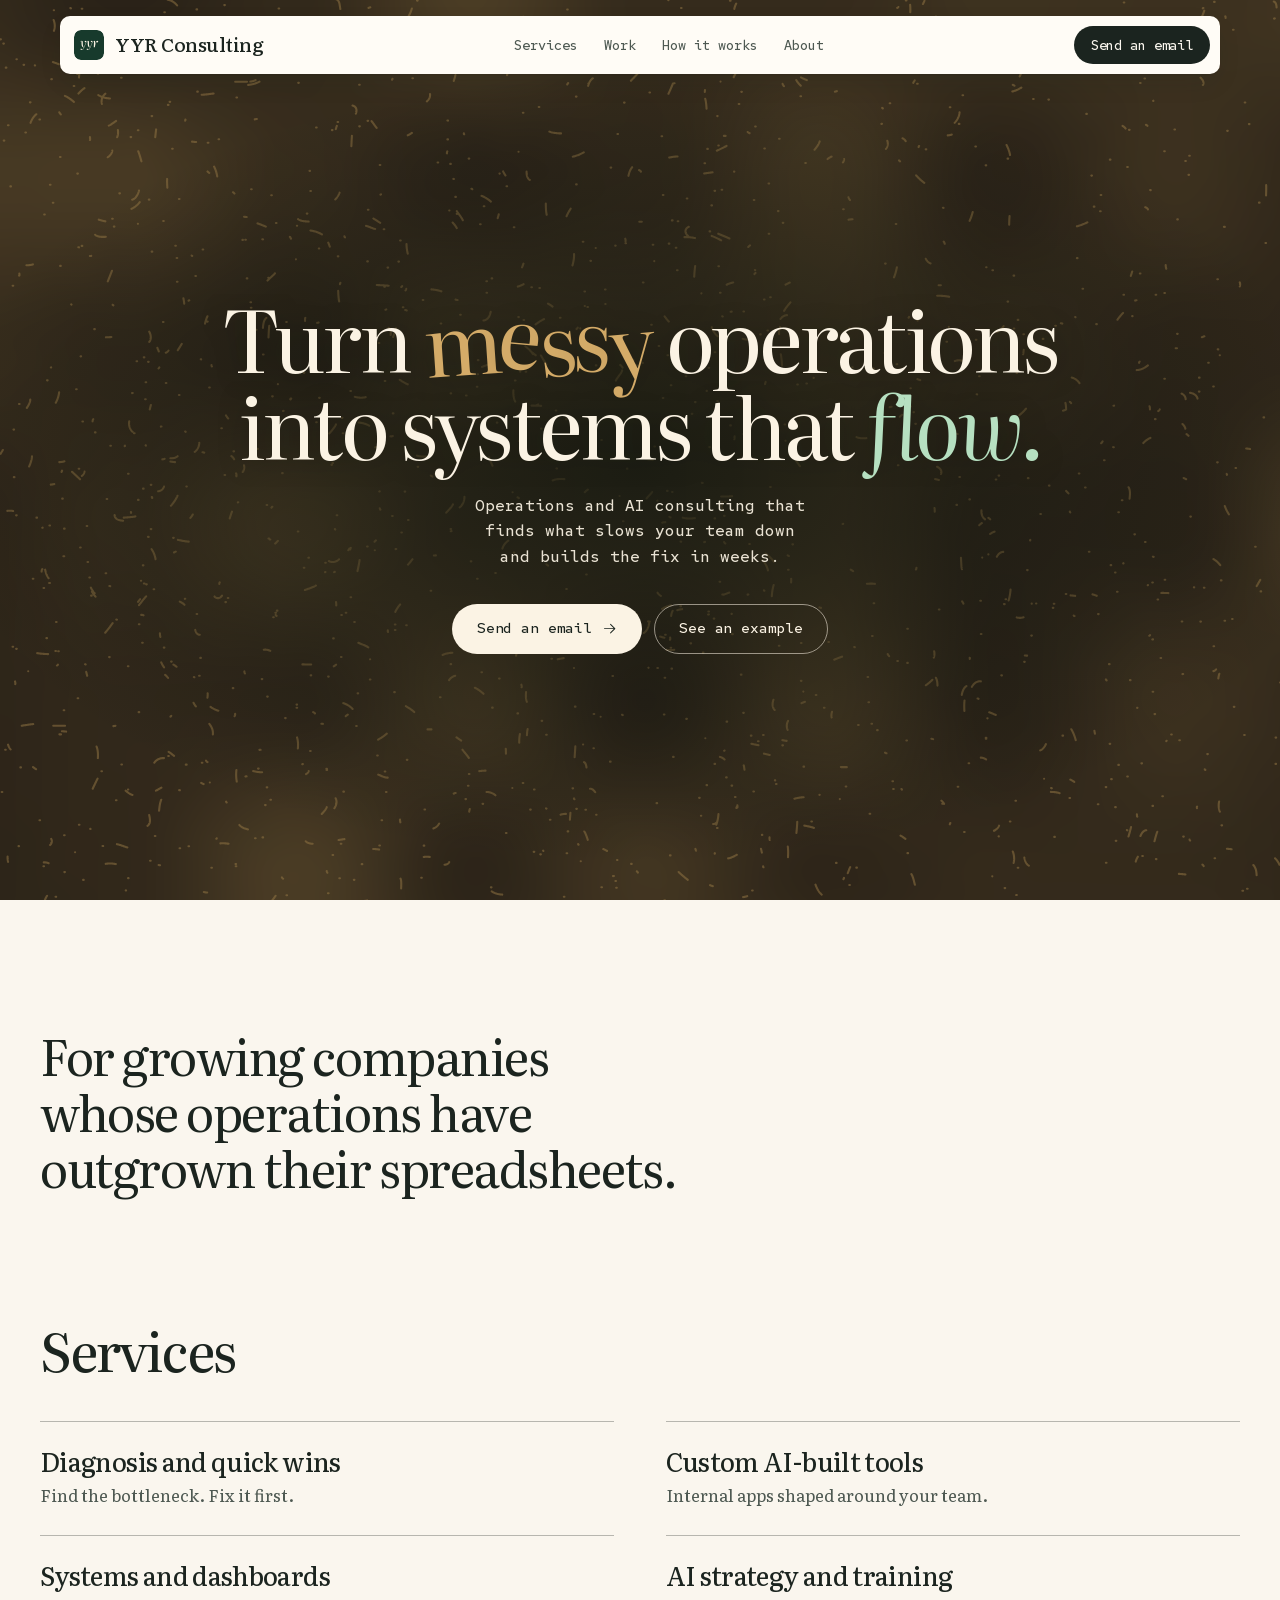
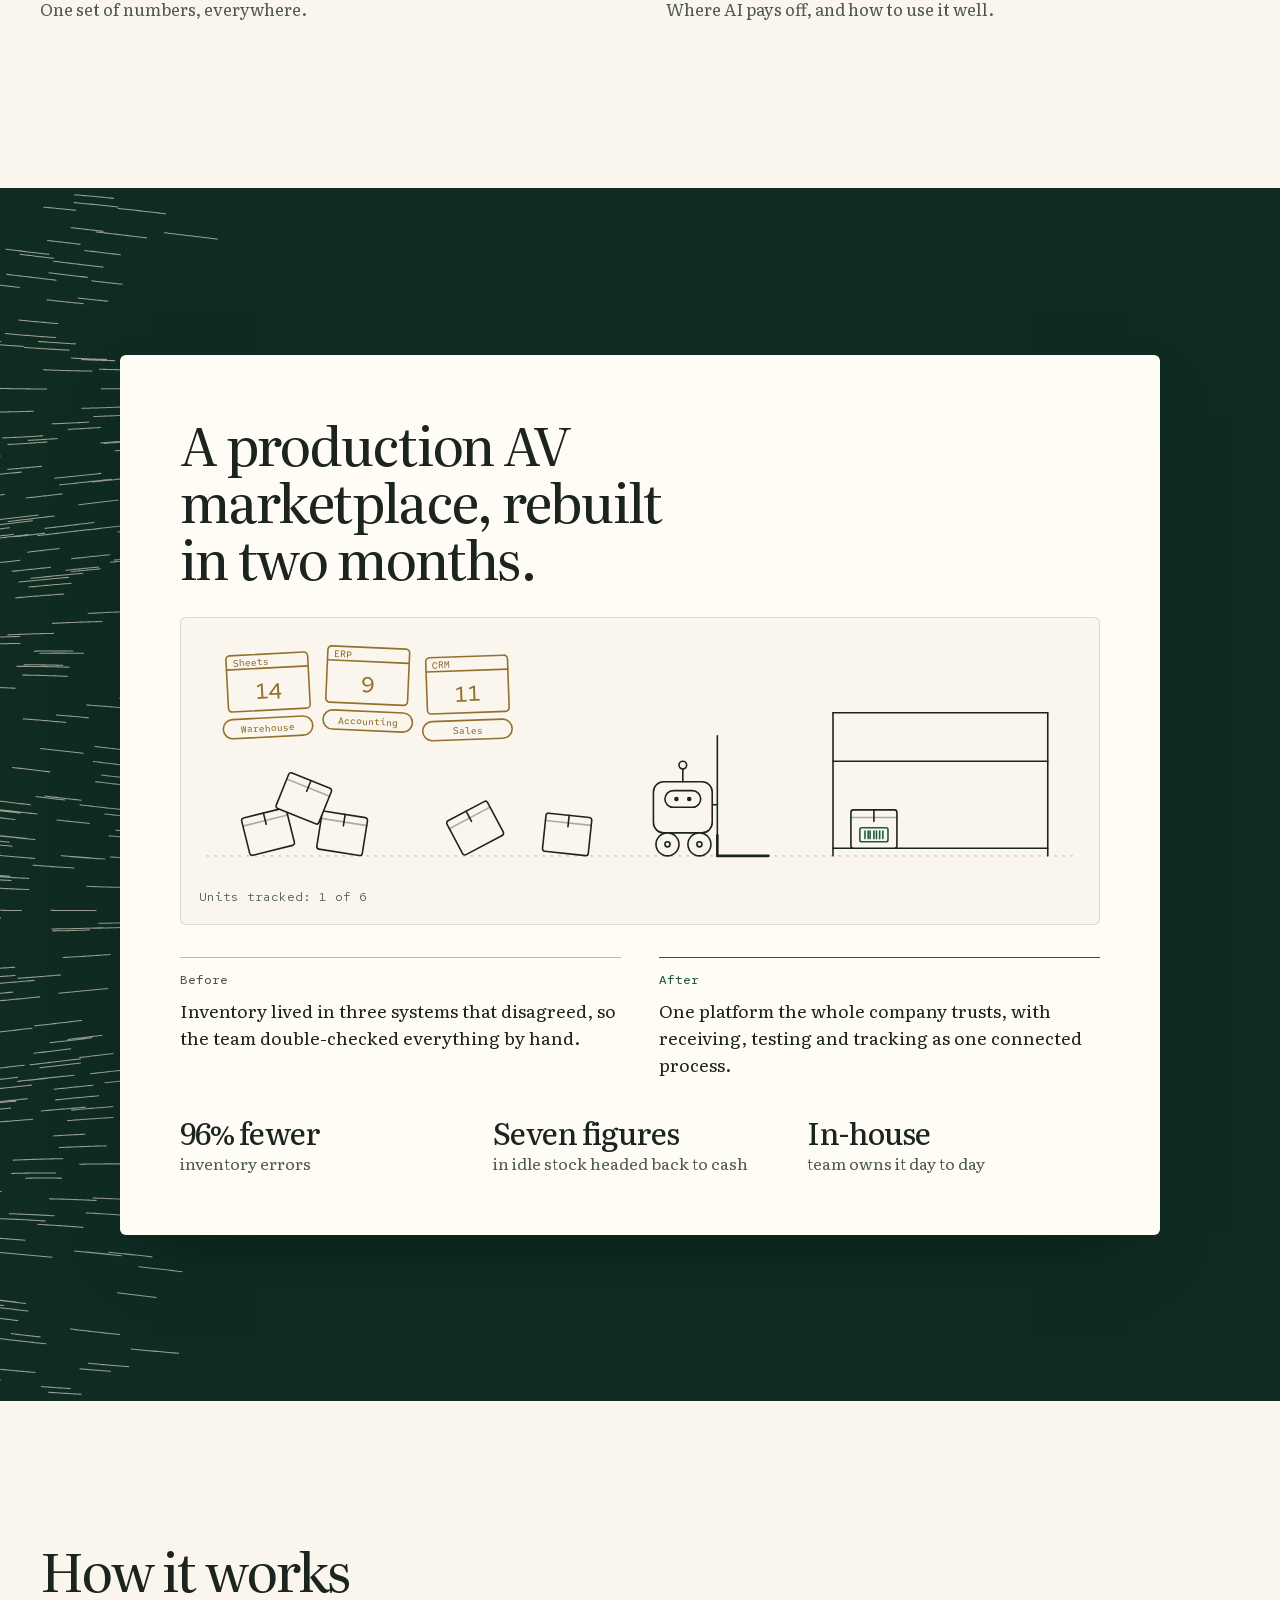
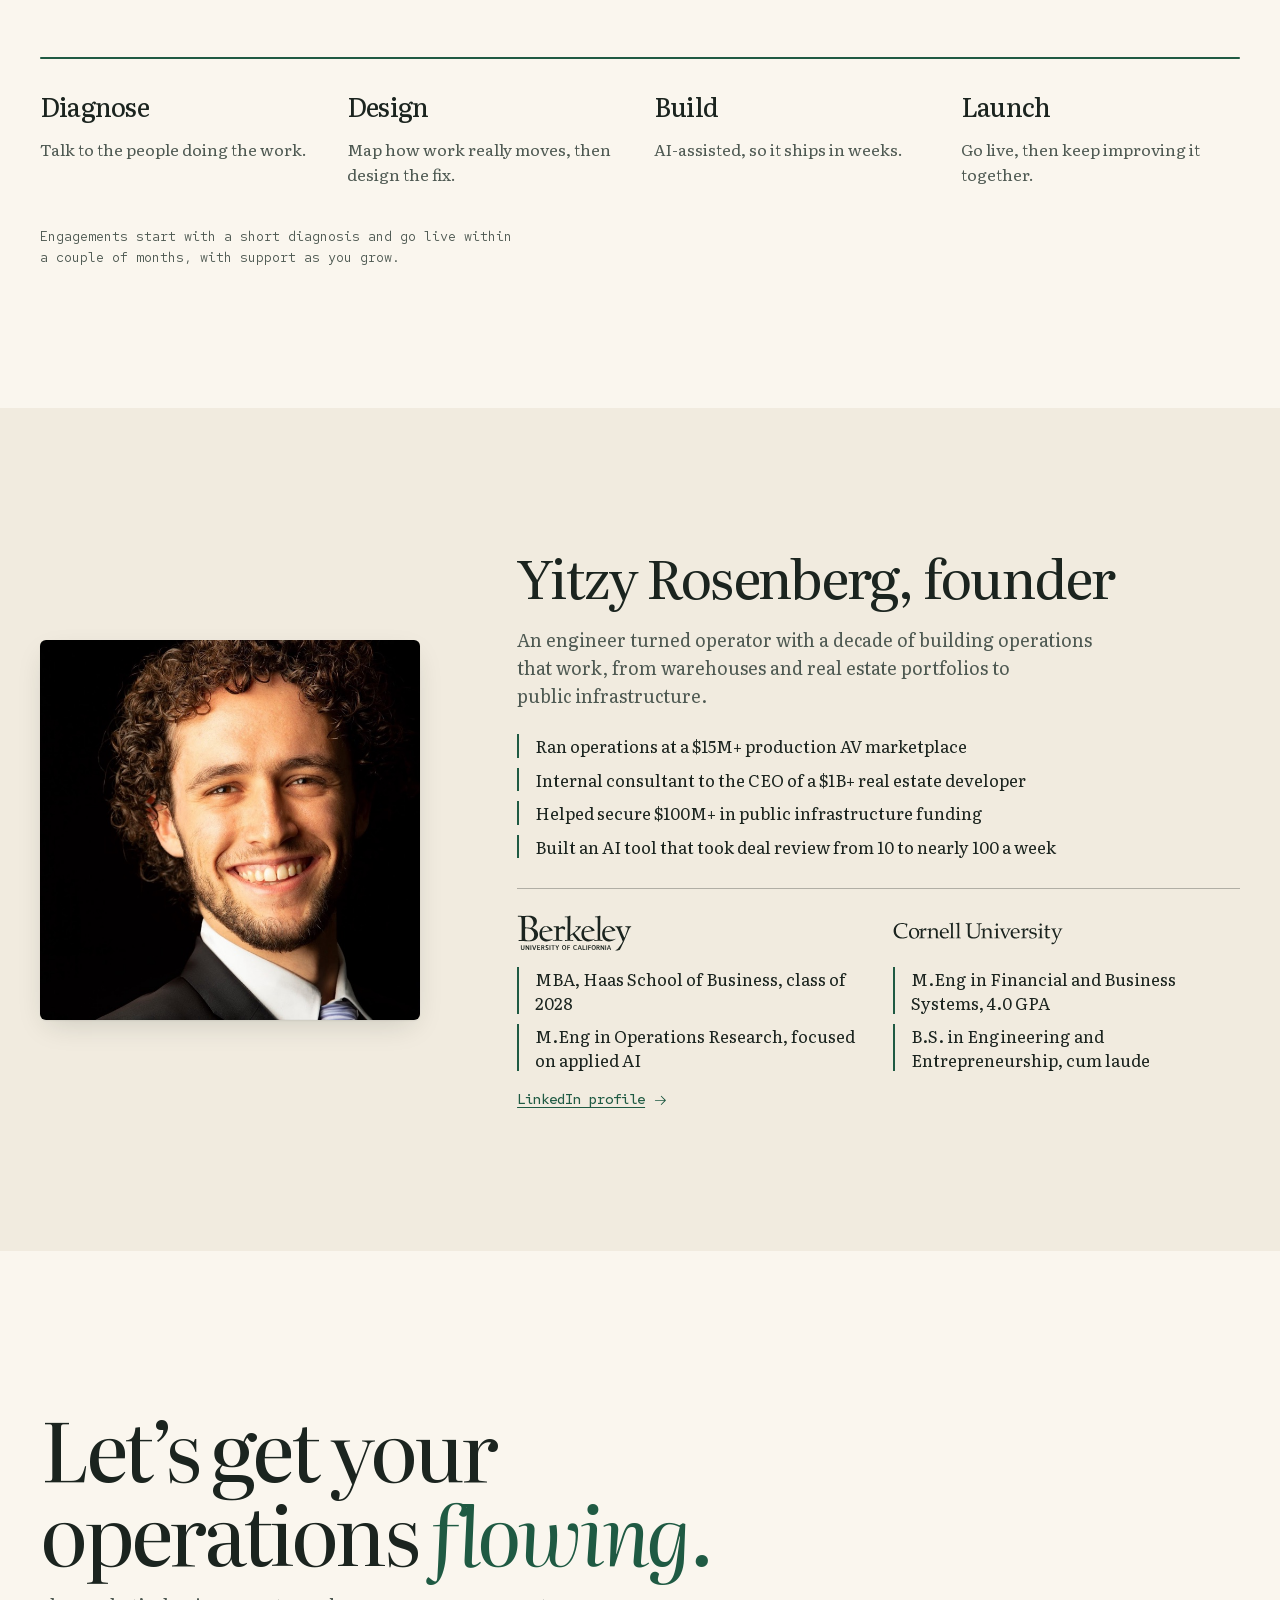
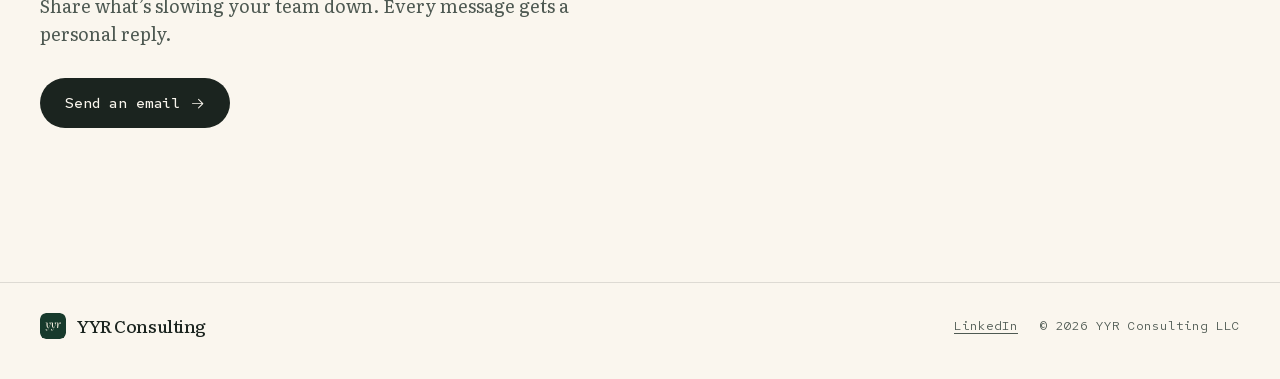
<file: index.html>
<!doctype html>
<html lang="en">
<head>
  <meta charset="utf-8">
  <meta name="viewport" content="width=device-width, initial-scale=1">
  <title>YYR Consulting | Operations and AI consulting</title>
  <meta name="description" content="Operations and AI consulting for growing companies. Find what slows your team down and build the fix in weeks.">
  <meta name="theme-color" content="#faf6ee" media="(prefers-color-scheme: light)">
  <meta name="theme-color" content="#121a16" media="(prefers-color-scheme: dark)">
  <meta property="og:type" content="website">
  <meta property="og:url" content="https://yyrconsulting.com/">
  <meta property="og:title" content="YYR Consulting | Operations and AI consulting">
  <meta property="og:description" content="Turn messy operations into systems that flow.">
  <meta property="og:image" content="https://yyrconsulting.com/brand/og-image.jpg">
  <meta property="og:image:width" content="1200">
  <meta property="og:image:height" content="630">
  <meta name="twitter:card" content="summary_large_image">
  <link rel="preload" href="fonts/Literata-normal.woff2" as="font" type="font/woff2" crossorigin>
  <link rel="preload" href="fonts/Literata-italic.woff2" as="font" type="font/woff2" crossorigin>
  <link rel="preload" href="fonts/RedHatMono-normal.woff2" as="font" type="font/woff2" crossorigin>
  <link rel="icon" type="image/svg+xml" href="favicon.svg">
  <link rel="apple-touch-icon" href="apple-touch-icon.png">
  <link rel="stylesheet" href="styles.css">
  <script>document.documentElement.classList.add('js');</script>
</head>
<body>
  <a class="skip" href="#main">Skip to content</a>

  <header class="nav">
    <nav class="nav__bar" aria-label="Primary">
      <a class="brand" href="#top">
        <img class="brand__mark" src="favicon.svg" alt="" width="30" height="30">
        <span class="brand__name">YYR Consulting</span>
      </a>
      <ul class="nav__links">
        <li><a href="#services">Services</a></li>
        <li><a href="#work">Work</a></li>
        <li><a href="#approach">How it works</a></li>
        <li><a href="#about">About</a></li>
      </ul>
      <a class="btn btn--ink btn--sm nav__cta" href="mailto:yitzy@bitzyspider.com?subject=Hello%20YYR%20Consulting">Send an email</a>
    </nav>
  </header>

  <main id="main">
    <section class="hero" id="top" aria-labelledby="hero-title">
      <canvas class="flow" data-state="mud" data-pointer aria-hidden="true"></canvas>
      <div class="hero__copy">
        <h1 class="hero__title" id="hero-title" aria-label="Turn messy operations into systems that flow.">
          <span class="line" aria-hidden="true"><span>Turn <span class="messy"><span>m</span><span>e</span><span>s</span><span>s</span><span>y</span></span> operations</span></span>
          <span class="line" aria-hidden="true"><span>into systems that <em class="flowing">flow.</em></span></span>
        </h1>
        <p class="hero__sub">Operations and AI consulting that finds what slows your team down and builds the fix in weeks.</p>
        <div class="hero__actions">
          <a class="btn btn--cream" href="mailto:yitzy@bitzyspider.com?subject=Hello%20YYR%20Consulting">Send an email<svg class="icon" viewBox="0 0 256 256" aria-hidden="true"><path fill="currentColor" d="M221.66,133.66l-72,72a8,8,0,0,1-11.32-11.32L196.69,136H40a8,8,0,0,1,0-16H196.69L138.34,61.66a8,8,0,0,1,11.32-11.32l72,72A8,8,0,0,1,221.66,133.66Z"/></svg></a>
          <a class="btn btn--line-cream" href="#work">See an example</a>
        </div>
      </div>
    </section>

    <section class="audience" aria-label="Who this is for">
      <div class="wrap">
        <p class="audience__text">For growing companies whose operations have outgrown their spreadsheets.</p>
      </div>
    </section>

    <section class="services" id="services" aria-labelledby="services-title">
      <div class="wrap">
        <h2 class="h2" id="services-title">Services</h2>
        <ul class="svc">
          <li><h3>Diagnosis and quick wins</h3><p>Find the bottleneck. Fix it first.</p></li>
          <li><h3>Custom AI-built tools</h3><p>Internal apps shaped around your team.</p></li>
          <li><h3>Systems and dashboards</h3><p>One set of numbers, everywhere.</p></li>
          <li><h3>AI strategy and training</h3><p>Where AI pays off, and how to use it well.</p></li>
        </ul>
      </div>
    </section>

    <section class="work" id="work" aria-labelledby="work-title">
      <canvas class="flow" data-state="clean" data-pointer aria-hidden="true"></canvas>
      <article class="work__card">
        <h2 class="h2" id="work-title">A production AV marketplace, rebuilt in two months.</h2>
        <figure class="shelfbot" data-shelfbot>
          <figcaption class="shelfbot__bar"><span class="shelfbot__count" aria-live="polite">Units tracked: 0 of 6</span><button class="shelfbot__replay" type="button" hidden>Replay</button></figcaption>
        </figure>
        <div class="ba">
          <div class="ba__col">
            <h3 class="ba__label">Before</h3>
            <p>Inventory lived in three systems that disagreed, so the team double-checked everything by hand.</p>
          </div>
          <div class="ba__col">
            <h3 class="ba__label">After</h3>
            <p>One platform the whole company trusts, with receiving, testing and tracking as one connected process.</p>
          </div>
        </div>
        <ul class="results">
          <li><strong>96% fewer</strong> inventory errors</li>
          <li><strong>Seven figures</strong> in idle stock headed back to cash</li>
          <li><strong>In-house</strong> team owns it day to day</li>
        </ul>
      </article>
    </section>

    <section class="approach" id="approach" aria-labelledby="approach-title">
      <div class="wrap">
        <h2 class="h2" id="approach-title">How it works</h2>
        <ol class="steps">
          <li class="step"><h3>Diagnose</h3><p>Talk to the people doing the work.</p></li>
          <li class="step"><h3>Design</h3><p>Map how work really moves, then design the fix.</p></li>
          <li class="step"><h3>Build</h3><p>AI-assisted, so it ships in weeks.</p></li>
          <li class="step"><h3>Launch</h3><p>Go live, then keep improving it together.</p></li>
        </ol>
        <p class="steps__note">Engagements start with a short diagnosis and go live within a couple of months, with support as you grow.</p>
      </div>
    </section>

    <section class="about" id="about" aria-labelledby="about-title">
      <div class="wrap about__wrap">
        <img class="about__photo" src="img/yitzy-rosenberg.jpg" alt="Yitzy Rosenberg" width="720" height="712" loading="lazy">
        <div class="about__text">
          <h2 class="h2" id="about-title">Yitzy Rosenberg, founder</h2>
          <p class="lede">An engineer turned operator with a decade of building operations that work, from warehouses and real estate portfolios to public infrastructure.</p>
          <ul class="creds">
            <li>Ran operations at a $15M+ production AV marketplace</li>
            <li>Internal consultant to the CEO of a $1B+ real estate developer</li>
            <li>Helped secure $100M+ in public infrastructure funding</li>
            <li>Built an AI tool that took deal review from 10 to nearly 100 a week</li>
          </ul>
          <div class="schools">
            <div class="school">
              <span class="school__logo school__logo--berkeley" role="img" aria-label="UC Berkeley"></span>
              <ul class="creds">
                <li>MBA, Haas School of Business, class of 2028</li>
                <li>M.Eng in Operations Research, focused on applied AI</li>
              </ul>
            </div>
            <div class="school">
              <span class="school__logo school__logo--cornell" role="img" aria-label="Cornell University"></span>
              <ul class="creds">
                <li>M.Eng in Financial and Business Systems, 4.0 GPA</li>
                <li>B.S. in Engineering and Entrepreneurship, cum laude</li>
              </ul>
            </div>
          </div>
          <a class="about__link" href="https://www.linkedin.com/in/yitzyrosenberg/" rel="noopener">LinkedIn profile<svg class="icon" viewBox="0 0 256 256" aria-hidden="true"><path fill="currentColor" d="M221.66,133.66l-72,72a8,8,0,0,1-11.32-11.32L196.69,136H40a8,8,0,0,1,0-16H196.69L138.34,61.66a8,8,0,0,1,11.32-11.32l72,72A8,8,0,0,1,221.66,133.66Z"/></svg></a>
        </div>
      </div>
    </section>


    <section class="contact" id="contact" aria-labelledby="contact-title">
      <div class="wrap contact__wrap">
        <h2 class="contact__title" id="contact-title">Let’s get your operations <em>flowing.</em></h2>
        <p class="lede">Share what’s slowing your team down. Every message gets a personal reply.</p>
        <div class="contact__actions">
          <a class="btn btn--ink" href="mailto:yitzy@bitzyspider.com?subject=Hello%20YYR%20Consulting">Send an email<svg class="icon" viewBox="0 0 256 256" aria-hidden="true"><path fill="currentColor" d="M221.66,133.66l-72,72a8,8,0,0,1-11.32-11.32L196.69,136H40a8,8,0,0,1,0-16H196.69L138.34,61.66a8,8,0,0,1,11.32-11.32l72,72A8,8,0,0,1,221.66,133.66Z"/></svg></a>
        </div>
      </div>
    </section>
  </main>

  <footer class="footer">
    <div class="wrap footer__wrap">
      <a class="brand" href="#top">
        <img class="brand__mark" src="favicon.svg" alt="" width="26" height="26">
        <span class="brand__name">YYR Consulting</span>
      </a>
      <p class="footer__meta"><a href="https://www.linkedin.com/in/yitzyrosenberg/" rel="noopener">LinkedIn</a><span>© 2026 YYR Consulting LLC</span></p>
    </div>
  </footer>

  <script src="js/cleanup.js"></script>
  <script src="js/site.js"></script>
  <script src="js/shelfbot.js"></script>
</body>
</html>
</file>
<file: styles.css>
@font-face { font-family: "Literata"; src: url("fonts/Literata-normal.woff2") format("woff2"); font-weight: 300 700; font-style: normal; font-display: swap; }
@font-face { font-family: "Literata"; src: url("fonts/Literata-italic.woff2") format("woff2"); font-weight: 300 700; font-style: italic; font-display: swap; }
@font-face { font-family: "Red Hat Mono"; src: url("fonts/RedHatMono-normal.woff2") format("woff2"); font-weight: 400 600; font-style: normal; font-display: swap; }

:root {
  color-scheme: light dark;

  --ground: #faf6ee;
  --ground-2: #f1ebdf;
  --surface: #fffcf6;
  --ink: #1b241f;
  --ink-2: #4e5952;
  --accent: #1f5a43;
  --line: rgb(27 36 31 / 0.13);
  --line-strong: rgb(27 36 31 / 0.3);
  --shadow: 0 1px 2px rgb(20 40 30 / 0.06), 0 10px 28px -8px rgb(20 40 30 / 0.18);

  --cream: #fbf3e4;
  --forest: #173a2c;
  --sage: #9fc2a8;
  --mud: #94702f;

  --serif: "Literata", "Iowan Old Style", Georgia, serif;
  --mono: "Red Hat Mono", ui-monospace, "SF Mono", Menlo, monospace;
  --ease-out: cubic-bezier(0.23, 1, 0.32, 1);
  --ease-in-out: cubic-bezier(0.77, 0, 0.175, 1);
  --radius: 6px;
  --gutter: clamp(16px, 4vw, 40px);
}

@media (prefers-color-scheme: dark) {
  :root {
    --ground: #121a16;
    --ground-2: #18221d;
    --surface: #1c2721;
    --ink: #f1ece2;
    --ink-2: #b6c0b9;
    --accent: #9fc2a8;
    --mud: #d4ab68;
    --line: rgb(241 236 226 / 0.13);
    --line-strong: rgb(241 236 226 / 0.3);
    --shadow: 0 1px 2px rgb(0 0 0 / 0.3), 0 12px 30px -10px rgb(0 0 0 / 0.6);
  }
}

*, *::before, *::after { box-sizing: border-box; }
html { scroll-behavior: smooth; scroll-padding-top: 96px; -webkit-text-size-adjust: 100%; scrollbar-color: var(--line-strong) var(--ground); }
@media (prefers-reduced-motion: reduce) { html { scroll-behavior: auto; } }

body {
  margin: 0;
  background: var(--ground);
  color: var(--ink);
  font-family: var(--serif);
  font-size: 18px;
  line-height: 1.55;
  font-optical-sizing: auto;
  -webkit-font-smoothing: antialiased;
}
::selection { background: var(--forest); color: var(--cream); }
h1, h2, h3, p, dl, dd, ol, ul { margin: 0; }
ul, ol { padding: 0; list-style: none; }
img, svg, canvas { display: block; }
a { color: inherit; text-underline-offset: 0.2em; text-decoration-thickness: 1px; }
:focus-visible { outline: 2px solid var(--accent); outline-offset: 3px; border-radius: 4px; }

.wrap { width: min(1200px, 100% - 2 * var(--gutter)); margin-inline: auto; }
.icon { width: 1.05em; height: 1.05em; flex: none; }

.skip {
  position: absolute; left: 16px; top: -60px; z-index: 100;
  padding: 10px 16px; border-radius: 999px;
  background: var(--ink); color: var(--ground);
  font-family: var(--mono); font-size: 14px;
}
.skip:focus { top: 16px; }

.h2 {
  font-size: clamp(2.1rem, 4.2vw, 3.4rem);
  font-weight: 420;
  line-height: 1.06;
  letter-spacing: -0.032em;
  text-wrap: balance;
  padding-bottom: 0.06em;
}
.lede { margin-top: 18px; max-width: 58ch; font-size: 1.125rem; color: var(--ink-2); text-wrap: pretty; }

/* Buttons */
.btn {
  --h: 50px;
  display: inline-flex; align-items: center; justify-content: center; gap: 10px;
  height: var(--h); padding: 0 24px;
  border-radius: 999px; border: 1px solid transparent;
  font-family: var(--mono); font-size: 14.5px; font-weight: 500; letter-spacing: -0.01em;
  text-decoration: none; white-space: nowrap; cursor: pointer;
  transition: transform 160ms var(--ease-out), background-color 200ms ease, border-color 200ms ease;
}
.btn:active { transform: scale(0.97); }
.btn .icon { transition: transform 220ms var(--ease-out); }
.btn--sm { --h: 38px; padding: 0 16px; font-size: 13.5px; }
.btn--ink { background: var(--ink); color: var(--ground); }
.btn--cream { background: var(--cream); color: #1b241f; }
.btn--line-cream { border-color: rgb(251 243 228 / 0.55); color: var(--cream); }
@media (hover: hover) and (pointer: fine) {
  .btn--ink:hover { background: color-mix(in oklab, var(--ink) 85%, var(--sage)); }
  .btn--cream:hover { background: #fff; }
  .btn--line-cream:hover { border-color: var(--cream); background: rgb(251 243 228 / 0.1); }
  .btn:hover .icon { transform: translateX(3px); }
}

/* Nav */
.nav { position: fixed; inset: 16px 0 auto; z-index: 20; pointer-events: none; }
.nav__bar {
  pointer-events: auto;
  width: min(1160px, 100% - 2 * var(--gutter));
  margin-inline: auto;
  height: 58px;
  display: flex; align-items: center; gap: 24px;
  padding: 0 10px 0 14px;
  background: var(--surface);
  border-radius: 10px;
  box-shadow: var(--shadow);
}
.brand { display: inline-flex; align-items: center; gap: 11px; text-decoration: none; }
.brand__mark { width: 30px; height: 30px; border-radius: 7px; }
.brand__name { font-size: 19px; font-weight: 480; letter-spacing: -0.025em; }
.nav__links { display: flex; gap: 2px; margin-inline: auto; }
.nav__links a {
  display: block; padding: 8px 12px; border-radius: 999px;
  font-family: var(--mono); font-size: 13.5px; font-weight: 500;
  color: var(--ink-2); text-decoration: none;
  transition: color 160ms ease, background-color 160ms ease;
}
@media (hover: hover) and (pointer: fine) { .nav__links a:hover { color: var(--ink); background: var(--ground-2); } }
@media (max-width: 860px) { .nav__links { display: none; } .nav__cta { margin-left: auto; } }
@media (max-width: 420px) { .brand__name { display: none; } }

/* Hero */
.flow { position: absolute; inset: 0; width: 100%; height: 100%; z-index: -2; }
.hero {
  touch-action: pan-y;
  position: relative; isolation: isolate; overflow: hidden;
  min-height: max(640px, 100svh);
  display: grid; place-items: center;
  background: linear-gradient(100deg, #3a2f1e 0%, #2c3322 45%, #102c22 100%);
  color: var(--cream);
}
.hero::after {
  content: ""; position: absolute; inset: 0; z-index: -1; pointer-events: none;
  background: radial-gradient(56% 44% at 50% 52%, rgb(14 20 14 / 0.7), rgb(14 20 14 / 0) 100%);
}
.hero__copy { width: min(1100px, 100% - 2 * var(--gutter)); text-align: center; padding-top: 48px; }
.hero__title {
  font-size: clamp(2.7rem, 6.6vw, 5.4rem);
  font-weight: 420; line-height: 1.02; letter-spacing: -0.04em;
  text-shadow: 0 2px 30px rgb(6 20 14 / 0.3);
}
.hero__title em { font-weight: 400; }
/* The two states in the words themselves: mud-colored and knocked out of line, then clean and smooth. */
.hero__title .messy { color: #d4ab68; white-space: nowrap; }
.hero__title .messy > span { display: inline-block; }
.hero__title .messy > span:nth-child(1) { transform: translateY(0.03em) rotate(-4deg); }
.hero__title .messy > span:nth-child(2) { transform: translateY(-0.05em) rotate(5deg); }
.hero__title .messy > span:nth-child(3) { transform: translateY(0.04em) rotate(-3deg); }
.hero__title .messy > span:nth-child(4) { transform: translateY(-0.02em) rotate(4deg); }
.hero__title .messy > span:nth-child(5) { transform: translateY(0.05em) rotate(-5deg); }
.hero__title .flowing { color: #b6e0c1; }
.hero__title .line { display: block; overflow: hidden; padding: 0 0.08em 0.24em; margin: 0 -0.08em -0.24em; }
.hero__title .line > span { display: inline-block; }
.hero__sub {
  margin: 26px auto 0; max-width: 46ch;
  hyphens: none;
  font-family: var(--mono); font-size: clamp(14.5px, 1.25vw, 16px); font-weight: 500; line-height: 1.6;
  color: rgb(251 243 228 / 0.92); text-wrap: balance;
}
.hero__actions { margin-top: 34px; display: flex; justify-content: center; flex-wrap: wrap; gap: 12px; }

@media (prefers-reduced-motion: no-preference) {
  .js .hero__title .line > span { animation: rise 1100ms var(--ease-out) both; }
  .js .hero__title .line:nth-child(2) > span { animation-delay: 110ms; }
  .js .hero__sub { animation: settle 900ms var(--ease-out) 380ms both; }
  .js .hero__actions { animation: settle 900ms var(--ease-out) 470ms both; }
}
@keyframes rise { from { transform: translateY(105%); } }
@keyframes settle { from { opacity: 0; transform: translateY(10px); filter: blur(6px); } }

/* Audience */
.audience { padding: clamp(72px, 10vw, 128px) 0 clamp(24px, 4vw, 48px); }
.audience__text {
  max-width: 24ch;
  font-size: clamp(1.9rem, 3.8vw, 3.1rem);
  font-weight: 400; line-height: 1.15; letter-spacing: -0.03em;
  text-wrap: balance;
}

/* Services */
.services { padding: clamp(48px, 6vw, 80px) 0 clamp(88px, 11vw, 140px); }
.svc { margin-top: 40px; display: grid; grid-template-columns: repeat(2, minmax(0, 1fr)); gap: 0 clamp(24px, 4vw, 56px); }
@media (max-width: 720px) { .svc { grid-template-columns: minmax(0, 1fr); } }
.svc li { padding: 24px 0 26px; border-top: 1px solid var(--line-strong); }
.svc h3 { font-size: clamp(1.35rem, 2vw, 1.6rem); font-weight: 450; letter-spacing: -0.025em; line-height: 1.2; }
.svc p { margin-top: 6px; color: var(--ink-2); font-size: 1.05rem; }

/* Work: cream card over the field */
.work {
  touch-action: pan-y;
  position: relative; isolation: isolate; overflow: hidden;
  padding: clamp(96px, 13vw, 170px) var(--gutter);
  background: linear-gradient(100deg, #10201a, #1d4433);
}
.work__card {
  width: min(1040px, 100%); margin-inline: auto;
  --pad: clamp(28px, 5vw, 60px);
  padding: var(--pad);
  background: var(--surface);
  border-radius: var(--radius);
  box-shadow: 0 30px 70px -30px rgb(4 18 12 / 0.65);
  overflow: hidden;
}
.work__card .h2 { max-width: 20ch; }

/* The case-study animation: wireline robot shelving and labeling scattered stock. */
.shelfbot { margin: 28px 0 0; padding: 18px 18px 12px; border: 1px solid var(--line); border-radius: var(--radius); background: var(--ground); }
.sb { display: block; width: 100%; height: auto; color: var(--ink); }
.sb-line, .sb-line * { fill: none; stroke: currentColor; stroke-width: 1.6; stroke-linecap: round; stroke-linejoin: round; vector-effect: non-scaling-stroke; }
.sb .sb-fill { fill: var(--ground); }
.sb .sb-faint { opacity: 0.35; }
.sb .sb-thick { stroke-width: 2.6; }
.sb-floor { stroke: var(--line-strong); stroke-width: 1.4; vector-effect: non-scaling-stroke; stroke-dasharray: 2 6; }
.sb-eyes circle { fill: currentColor; stroke: none; }
.sb .sb-mud { color: var(--mud); }
.sb .sb-good { color: var(--accent); }
.sb .sb-text { fill: currentColor; stroke: none; font-family: var(--mono); font-weight: 500; }
.sb .sb-cell { fill: currentColor; stroke: none; }
.sb .sb-team { transition: color 300ms ease; }
.sb .sb-check { stroke-width: 1.8; }
.sb .sb-label.ping { animation: sb-ping 520ms var(--ease-out); }
@keyframes sb-ping { 40% { transform: scale(1.35); } }
.sb .sb-label, .sb .sb-label * { stroke: var(--accent); }
.sb .sb-label { opacity: 0; transform: scale(0.6); transform-box: fill-box; transform-origin: center; transition: opacity 220ms ease, transform 320ms var(--ease-out); }
.sb .sb-label.on { opacity: 1; transform: none; }
.shelfbot__bar { margin-top: 8px; display: flex; align-items: center; justify-content: space-between; gap: 12px; min-height: 30px; font-family: var(--mono); font-size: 12.5px; color: var(--ink-2); }
.shelfbot__replay { height: 30px; padding: 0 12px; border: 1px solid var(--line-strong); border-radius: 999px; background: transparent; font-family: var(--mono); font-size: 12px; font-weight: 500; color: var(--ink); cursor: pointer; transition: transform 160ms var(--ease-out), border-color 160ms ease; }
.shelfbot__replay:active { transform: scale(0.96); }
@media (hover: hover) and (pointer: fine) { .shelfbot__replay:hover { border-color: var(--ink); } }
@media (prefers-reduced-motion: reduce) { .sb .sb-label { transition: none; } }
@media (max-width: 640px) { .shelfbot { padding: 10px 8px 8px; margin-top: 22px; } .shelfbot__bar { padding: 0 6px; } }
.ba { margin-top: 32px; display: grid; grid-template-columns: minmax(0, 1fr) minmax(0, 1fr); gap: clamp(20px, 3vw, 40px); }
@media (max-width: 720px) { .ba { grid-template-columns: minmax(0, 1fr); } }
.ba__col { padding-top: 0; }
.ba__col .ba__label { padding-top: 12px; border-top: 1px solid var(--line-strong); }
.ba__col:last-child .ba__label { border-top-color: var(--accent); }
.ba__label { font-family: var(--mono); font-size: 12.5px; font-weight: 500; color: var(--ink-2); }
.ba__col:last-child .ba__label { color: var(--accent); }
.ba__col p { margin-top: 8px; font-size: 1.1rem; }
.results { margin-top: 36px; display: grid; grid-template-columns: repeat(3, minmax(0, 1fr)); gap: 20px; }
@media (max-width: 720px) { .results { grid-template-columns: minmax(0, 1fr); gap: 16px; } }
.results li { color: var(--ink-2); font-size: 1rem; line-height: 1.4; }
.results strong { display: block; margin-bottom: 4px; color: var(--ink); font-size: clamp(1.5rem, 2.4vw, 1.9rem); font-weight: 450; letter-spacing: -0.03em; line-height: 1.1; }

/* Approach: a line that draws with the scroll */
.approach { padding: clamp(88px, 11vw, 140px) 0; }
.steps {
  position: relative;
  margin-top: 56px;
  display: grid; grid-template-columns: repeat(4, minmax(0, 1fr)); gap: 28px;
  padding-top: 30px;
}
.steps::before, .steps::after {
  content: ""; position: absolute; left: 0; right: 0; top: 0; height: 2px; border-radius: 2px;
}
.steps::before { background: var(--line); }
.steps::after { background: var(--accent); transform-origin: left; }
@supports (animation-timeline: view()) {
  @media (prefers-reduced-motion: no-preference) {
    .steps::after { animation: draw linear both; animation-timeline: view(); animation-range: entry 20% cover 50%; }
  }
}
@keyframes draw { from { transform: scaleX(0); } }
.steps__note { margin-top: 40px; max-width: 60ch; font-family: var(--mono); font-size: 13.5px; color: var(--ink-2); }
.step h3 { font-size: 1.6rem; font-weight: 450; letter-spacing: -0.03em; }
.step p { margin-top: 10px; color: var(--ink-2); font-size: 1rem; }
@media (max-width: 900px) {
  .steps { grid-template-columns: minmax(0, 1fr) minmax(0, 1fr); row-gap: 40px; }
}
@media (max-width: 560px) {
  .steps { grid-template-columns: minmax(0, 1fr); padding-top: 0; padding-left: 26px; }
  .steps::before, .steps::after { top: 0; bottom: 0; left: 0; right: auto; width: 2px; height: auto; }
  .steps::after { transform-origin: top; }
  @keyframes draw { from { transform: scaleY(0); } }
}

/* About */
.about { padding: clamp(88px, 11vw, 140px) 0; background: var(--ground-2); }
.about__wrap { display: grid; grid-template-columns: minmax(0, 4fr) minmax(0, 7fr); gap: clamp(32px, 5vw, 80px); align-items: center; }
.about__photo { width: 100%; max-width: 380px; height: auto; aspect-ratio: 1; object-fit: cover; border-radius: var(--radius); box-shadow: var(--shadow); }
@media (max-width: 900px) { .about__wrap { grid-template-columns: minmax(0, 1fr); } .about__photo { max-width: 260px; } }

.creds { margin-top: 24px; display: grid; gap: 10px; }
.creds li { padding-left: 16px; border-left: 2px solid var(--accent); font-size: 1.05rem; line-height: 1.4; }
.about__link { margin-top: 18px; display: inline-flex; align-items: center; gap: 8px; font-family: var(--mono); font-size: 14px; font-weight: 500; color: var(--accent); }
.about__link .icon { transition: transform 220ms var(--ease-out); }
@media (hover: hover) and (pointer: fine) { .about__link:hover .icon { transform: translateX(3px); } }

/* Education, inside About */
.schools { margin-top: 30px; padding-top: 26px; border-top: 1px solid var(--line-strong); display: grid; grid-template-columns: repeat(2, minmax(0, 1fr)); gap: 28px; }
@media (max-width: 640px) { .schools { grid-template-columns: minmax(0, 1fr); } }
.school .creds { margin-top: 16px; }
.school__logo {
  display: block; height: 36px;
  background: var(--ink);
  -webkit-mask: var(--logo) no-repeat left center / contain; mask: var(--logo) no-repeat left center / contain;
}
.school__logo--berkeley { --logo: url("img/berkeley-wordmark.svg"); width: 115px; }
.school__logo--cornell { --logo: url("img/cornell-wordmark.svg"); width: 170px; }

/* Contact */
.contact { padding: clamp(96px, 12vw, 160px) 0; }
.contact__title {
  max-width: 17ch;
  font-size: clamp(2.6rem, 6.4vw, 5.4rem);
  font-weight: 420; line-height: 1.03; letter-spacing: -0.04em;
  padding-bottom: 0.06em; text-wrap: balance;
}
.contact__title em { color: var(--accent); }
.contact .lede { margin-top: 14px; }
.contact__actions { margin-top: 30px; display: flex; flex-wrap: wrap; align-items: center; gap: 14px 28px; }
.contact__email { font-family: var(--mono); font-size: 15px; font-weight: 500; color: var(--ink-2); }
@media (hover: hover) and (pointer: fine) { .contact__email:hover { color: var(--ink); } }

/* Footer */
.footer { padding: 30px 0 40px; border-top: 1px solid var(--line); }
.footer__wrap { display: flex; flex-wrap: wrap; align-items: center; justify-content: space-between; gap: 14px; }
.footer .brand__mark { width: 26px; height: 26px; border-radius: 6px; }
.footer .brand__name { font-size: 17px; display: inline; }
.footer__meta { display: flex; gap: 22px; font-family: var(--mono); font-size: 12.5px; color: var(--ink-2); }
.footer__meta a { color: var(--ink-2); }
@media (hover: hover) and (pointer: fine) { .footer__meta a:hover { color: var(--ink); } }
</file>
